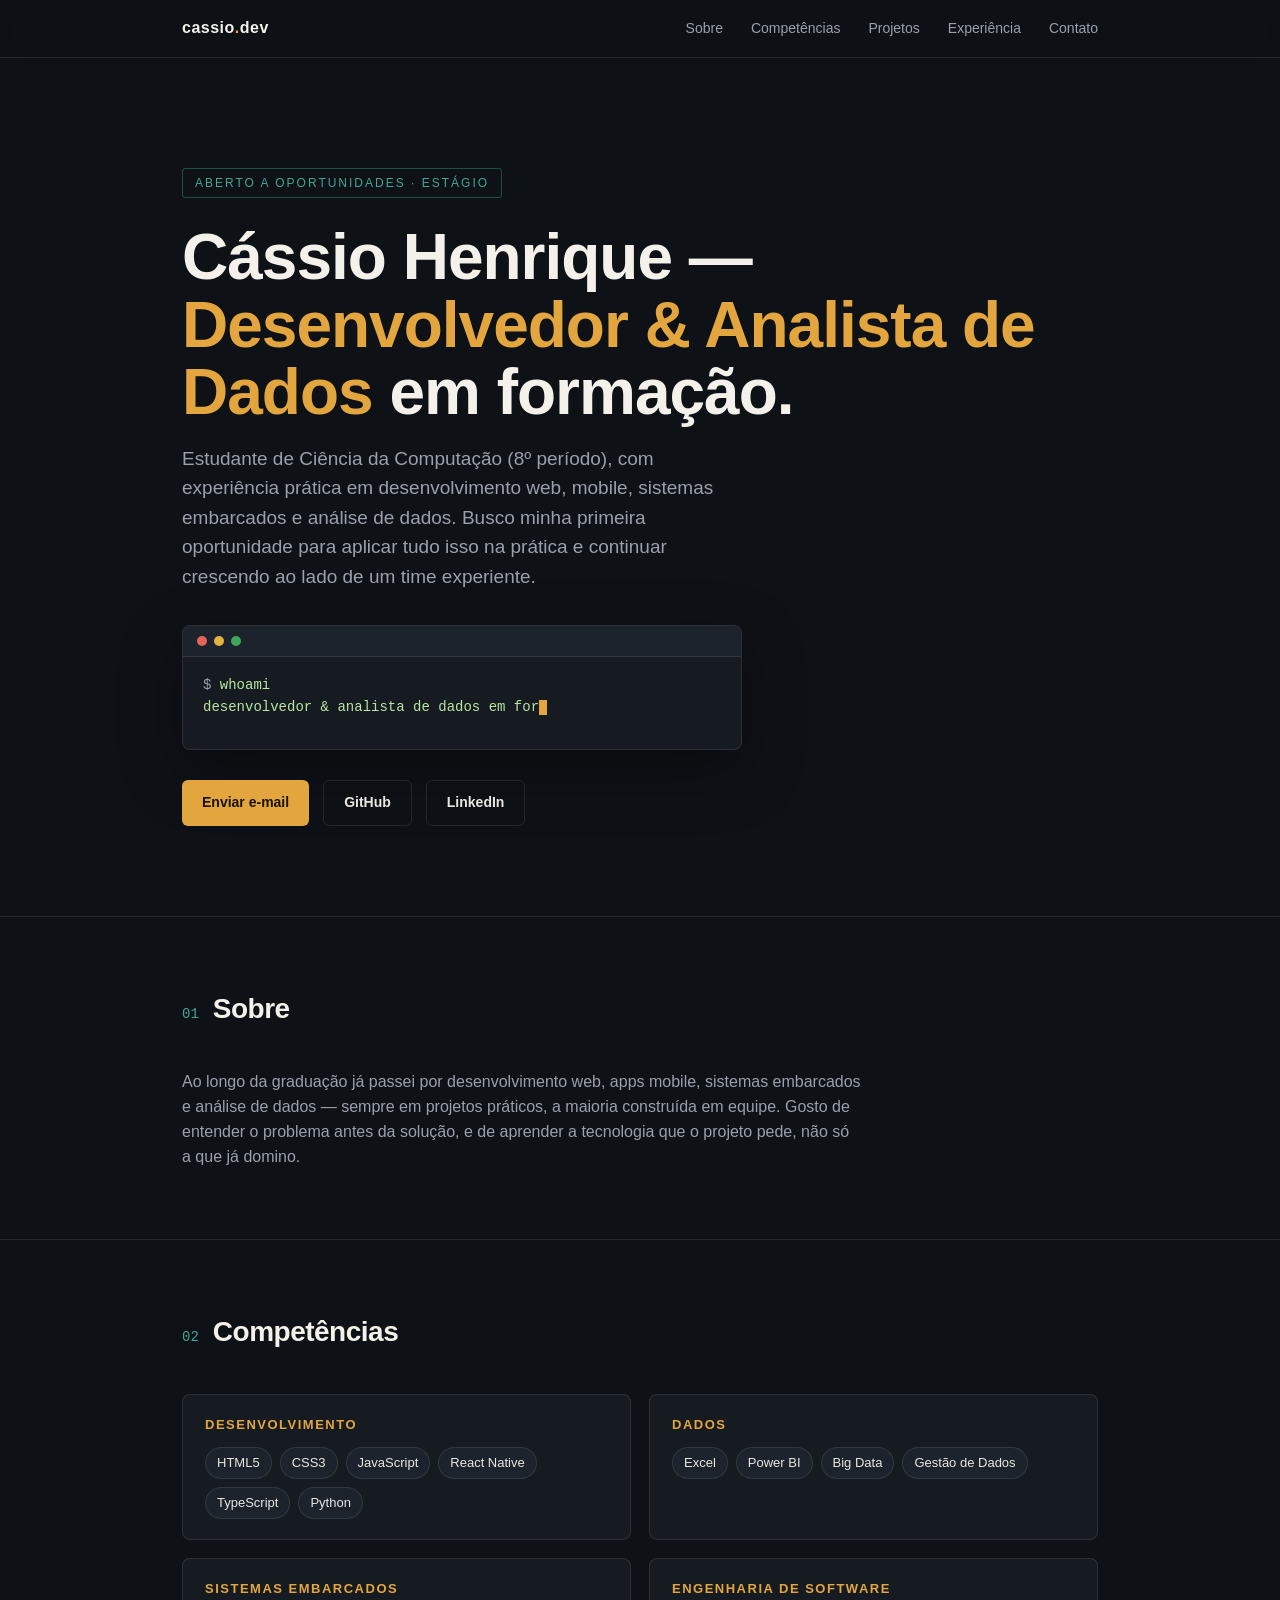
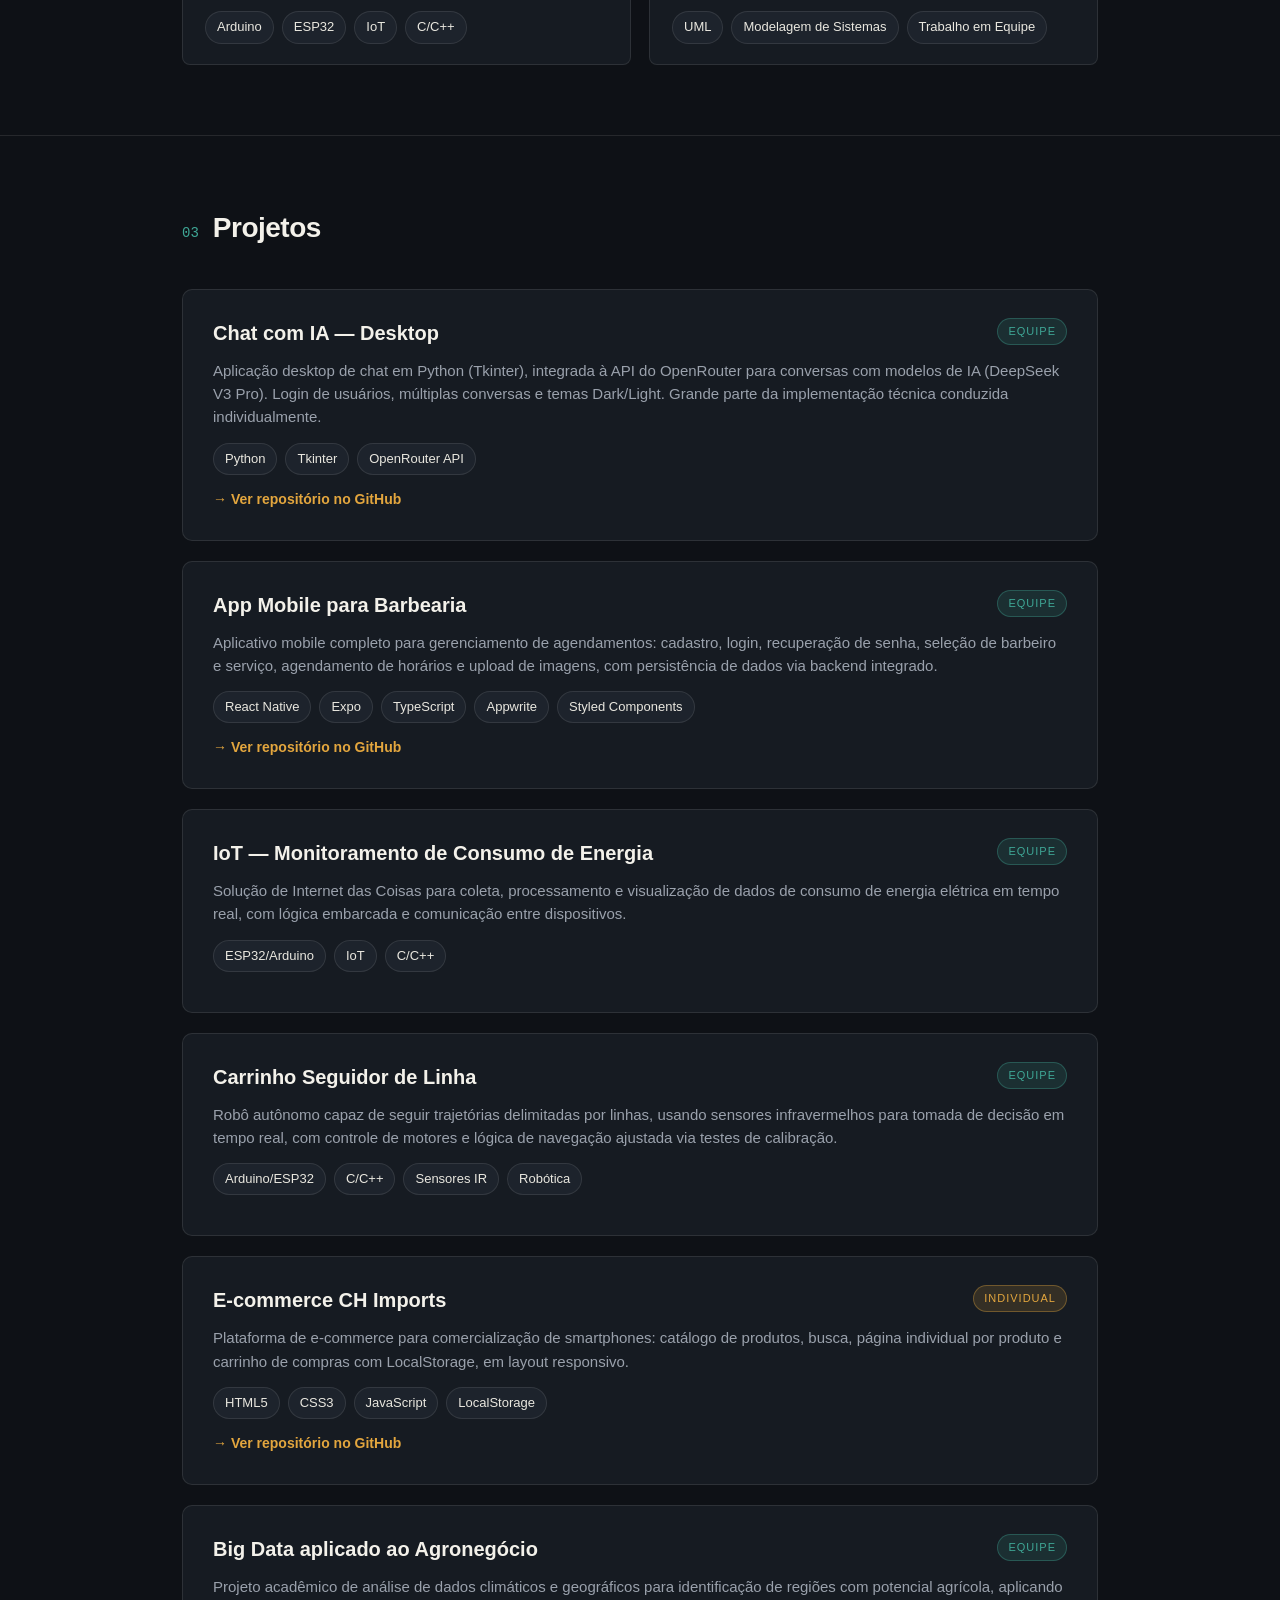
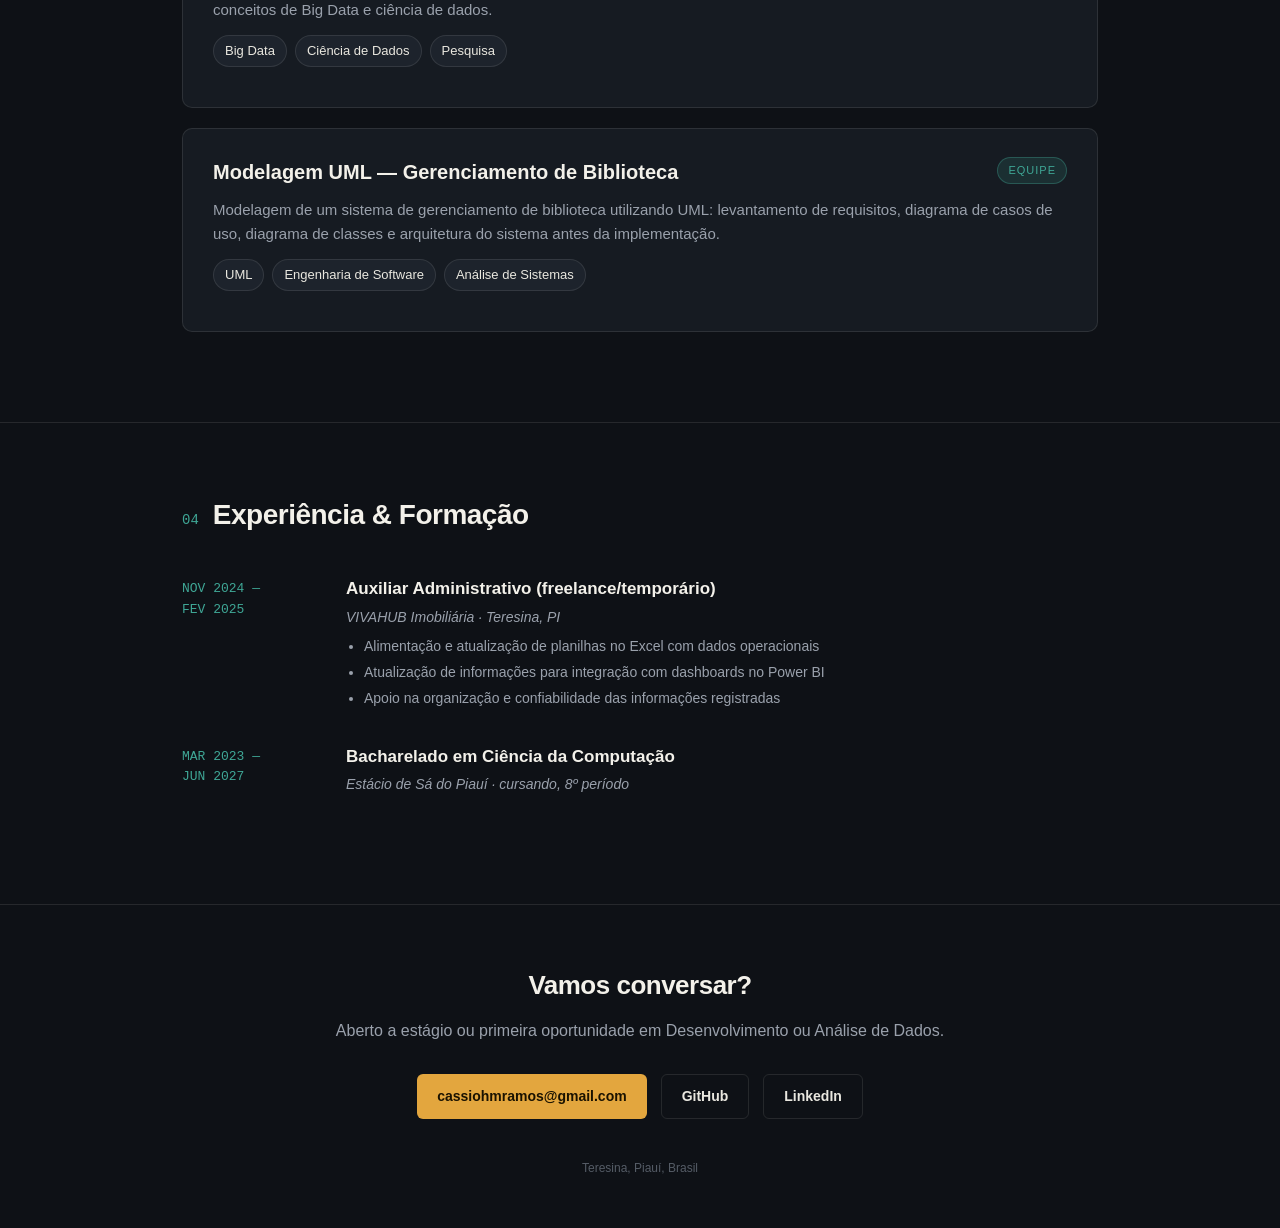
<file: index.html>
<!DOCTYPE html>
<html lang="pt-BR">
<head>
<meta charset="UTF-8">
<meta name="viewport" content="width=device-width, initial-scale=1.0">
<title>Cássio Henrique — Portfólio</title>
<link rel="stylesheet" href="style.css">
</head>
<body>

<nav>
  <div class="wrap">
    <div class="logo">cassio<span>.</span>dev</div>
    <button class="nav-toggle" id="navToggle" aria-label="Abrir menu" aria-expanded="false">☰</button>
    <ul id="navMenu">
      <li><a href="#sobre">Sobre</a></li>
      <li><a href="#skills">Competências</a></li>
      <li><a href="#projetos">Projetos</a></li>
      <li><a href="#experiencia">Experiência</a></li>
      <li><a href="#contato">Contato</a></li>
    </ul>
  </div>
</nav>

<header class="hero">
  <div class="wrap">
    <span class="eyebrow">Aberto a oportunidades · Estágio</span>
    <h1 class="title">Cássio Henrique — <span class="accent">Desenvolvedor & Analista de Dados</span> em formação.</h1>
    <p class="subtitle">Estudante de Ciência da Computação (8º período), com experiência prática em desenvolvimento web, mobile, sistemas embarcados e análise de dados. Busco minha primeira oportunidade para aplicar tudo isso na prática e continuar crescendo ao lado de um time experiente.</p>

    <div class="terminal">
      <div class="terminal-bar"><span class="dot r"></span><span class="dot y"></span><span class="dot g"></span></div>
      <div class="terminal-body mono" id="termBody">
        <span class="prompt">$</span> whoami<br>
        <span id="typed"></span><span class="caret"></span>
      </div>
    </div>

    <div class="hero-links">
      <a class="btn btn-primary" href="mailto:cassiohmramos@gmail.com">Enviar e-mail</a>
      <a class="btn btn-ghost" href="https://github.com/cassiohmonteiro" target="_blank" rel="noopener">GitHub</a>
      <a class="btn btn-ghost" href="https://www.linkedin.com/in/c%C3%A1ssio-henrique/" target="_blank" rel="noopener">LinkedIn</a>
    </div>
  </div>
</header>

<section id="sobre">
  <div class="wrap">
    <div class="sec-head"><span class="sec-num">01</span><span class="sec-title">Sobre</span></div>
    <p class="lead reveal">
      Ao longo da graduação já passei por desenvolvimento web, apps mobile, sistemas embarcados e análise de dados —
      sempre em projetos práticos, a maioria construída em equipe. Gosto de entender o problema antes da solução,
      e de aprender a tecnologia que o projeto pede, não só a que já domino.
    </p>
  </div>
</section>

<section id="skills">
  <div class="wrap">
    <div class="sec-head"><span class="sec-num">02</span><span class="sec-title">Competências</span></div>
    <div class="skill-grid">
      <div class="skill-group reveal">
        <h4>Desenvolvimento</h4>
        <div class="tags">
          <span class="tag">HTML5</span><span class="tag">CSS3</span><span class="tag">JavaScript</span>
          <span class="tag">React Native</span><span class="tag">TypeScript</span><span class="tag">Python</span>
        </div>
      </div>
      <div class="skill-group reveal">
        <h4>Dados</h4>
        <div class="tags">
          <span class="tag">Excel</span><span class="tag">Power BI</span><span class="tag">Big Data</span><span class="tag">Gestão de Dados</span>
        </div>
      </div>
      <div class="skill-group reveal">
        <h4>Sistemas Embarcados</h4>
        <div class="tags">
          <span class="tag">Arduino</span><span class="tag">ESP32</span><span class="tag">IoT</span><span class="tag">C/C++</span>
        </div>
      </div>
      <div class="skill-group reveal">
        <h4>Engenharia de Software</h4>
        <div class="tags">
          <span class="tag">UML</span><span class="tag">Modelagem de Sistemas</span><span class="tag">Trabalho em Equipe</span>
        </div>
      </div>
    </div>
  </div>
</section>

<section id="projetos">
  <div class="wrap">
    <div class="sec-head"><span class="sec-num">03</span><span class="sec-title">Projetos</span></div>

    <div class="project reveal">
      <div class="project-top"><h3>Chat com IA — Desktop</h3><span class="badge team">Equipe</span></div>
      <p>Aplicação desktop de chat em Python (Tkinter), integrada à API do OpenRouter para conversas com modelos de IA (DeepSeek V3 Pro). Login de usuários, múltiplas conversas e temas Dark/Light. Grande parte da implementação técnica conduzida individualmente.</p>
      <div class="tags"><span class="tag">Python</span><span class="tag">Tkinter</span><span class="tag">OpenRouter API</span></div>
      <a class="repo" href="https://github.com/cassiohmonteiro/Chat_IA" target="_blank" rel="noopener">→ Ver repositório no GitHub</a>
    </div>

    <div class="project reveal">
      <div class="project-top"><h3>App Mobile para Barbearia</h3><span class="badge team">Equipe</span></div>
      <p>Aplicativo mobile completo para gerenciamento de agendamentos: cadastro, login, recuperação de senha, seleção de barbeiro e serviço, agendamento de horários e upload de imagens, com persistência de dados via backend integrado.</p>
      <div class="tags"><span class="tag">React Native</span><span class="tag">Expo</span><span class="tag">TypeScript</span><span class="tag">Appwrite</span><span class="tag">Styled Components</span></div>
      <a class="repo" href="https://github.com/cassiohmonteiro/Barber-App" target="_blank" rel="noopener">→ Ver repositório no GitHub</a>
    </div>

    <div class="project reveal">
      <div class="project-top"><h3>IoT — Monitoramento de Consumo de Energia</h3><span class="badge team">Equipe</span></div>
      <p>Solução de Internet das Coisas para coleta, processamento e visualização de dados de consumo de energia elétrica em tempo real, com lógica embarcada e comunicação entre dispositivos.</p>
      <div class="tags"><span class="tag">ESP32/Arduino</span><span class="tag">IoT</span><span class="tag">C/C++</span></div>
    </div>

    <div class="project reveal">
      <div class="project-top"><h3>Carrinho Seguidor de Linha</h3><span class="badge team">Equipe</span></div>
      <p>Robô autônomo capaz de seguir trajetórias delimitadas por linhas, usando sensores infravermelhos para tomada de decisão em tempo real, com controle de motores e lógica de navegação ajustada via testes de calibração.</p>
      <div class="tags"><span class="tag">Arduino/ESP32</span><span class="tag">C/C++</span><span class="tag">Sensores IR</span><span class="tag">Robótica</span></div>
    </div>

    <div class="project reveal">
      <div class="project-top"><h3>E-commerce CH Imports</h3><span class="badge solo">Individual</span></div>
      <p>Plataforma de e-commerce para comercialização de smartphones: catálogo de produtos, busca, página individual por produto e carrinho de compras com LocalStorage, em layout responsivo.</p>
      <div class="tags"><span class="tag">HTML5</span><span class="tag">CSS3</span><span class="tag">JavaScript</span><span class="tag">LocalStorage</span></div>
      <a class="repo" href="https://github.com/cassiohmonteiro/Loja_Online" target="_blank" rel="noopener">→ Ver repositório no GitHub</a>
    </div>

    <div class="project reveal">
      <div class="project-top"><h3>Big Data aplicado ao Agronegócio</h3><span class="badge team">Equipe</span></div>
      <p>Projeto acadêmico de análise de dados climáticos e geográficos para identificação de regiões com potencial agrícola, aplicando conceitos de Big Data e ciência de dados.</p>
      <div class="tags"><span class="tag">Big Data</span><span class="tag">Ciência de Dados</span><span class="tag">Pesquisa</span></div>
    </div>

    <div class="project reveal">
      <div class="project-top"><h3>Modelagem UML — Gerenciamento de Biblioteca</h3><span class="badge team">Equipe</span></div>
      <p>Modelagem de um sistema de gerenciamento de biblioteca utilizando UML: levantamento de requisitos, diagrama de casos de uso, diagrama de classes e arquitetura do sistema antes da implementação.</p>
      <div class="tags"><span class="tag">UML</span><span class="tag">Engenharia de Software</span><span class="tag">Análise de Sistemas</span></div>
    </div>

  </div>
</section>

<section id="experiencia">
  <div class="wrap">
    <div class="sec-head"><span class="sec-num">04</span><span class="sec-title">Experiência & Formação</span></div>

    <div class="timeline-item reveal">
      <div class="timeline-date">NOV 2024 —<br>FEV 2025</div>
      <div class="timeline-content">
        <h4>Auxiliar Administrativo (freelance/temporário)</h4>
        <div class="place">VIVAHUB Imobiliária · Teresina, PI</div>
        <ul>
          <li>Alimentação e atualização de planilhas no Excel com dados operacionais</li>
          <li>Atualização de informações para integração com dashboards no Power BI</li>
          <li>Apoio na organização e confiabilidade das informações registradas</li>
        </ul>
      </div>
    </div>

    <div class="timeline-item reveal">
      <div class="timeline-date">MAR 2023 —<br>JUN 2027</div>
      <div class="timeline-content">
        <h4>Bacharelado em Ciência da Computação</h4>
        <div class="place">Estácio de Sá do Piauí · cursando, 8º período</div>
      </div>
    </div>
  </div>
</section>

<footer id="contato">
  <div class="wrap">
    <div class="sec-title">Vamos conversar?</div>
    <p>Aberto a estágio ou primeira oportunidade em Desenvolvimento ou Análise de Dados.</p>
    <div class="hero-links">
      <a class="btn btn-primary" href="mailto:cassiohmramos@gmail.com">cassiohmramos@gmail.com</a>
      <a class="btn btn-ghost" href="https://github.com/cassiohmonteiro" target="_blank" rel="noopener">GitHub</a>
      <a class="btn btn-ghost" href="https://www.linkedin.com/in/c%C3%A1ssio-henrique/" target="_blank" rel="noopener">LinkedIn</a>
    </div>
    <div class="fine">Teresina, Piauí, Brasil</div>
  </div>
</footer>

<script>
  // mobile nav toggle
  const navToggle = document.getElementById('navToggle');
  const navMenu = document.getElementById('navMenu');
  navToggle.addEventListener('click', ()=>{
    const isOpen = navMenu.classList.toggle('open');
    navToggle.setAttribute('aria-expanded', isOpen ? 'true' : 'false');
    navToggle.textContent = isOpen ? '✕' : '☰';
  });
  navMenu.querySelectorAll('a').forEach(a=>{
    a.addEventListener('click', ()=>{
      navMenu.classList.remove('open');
      navToggle.setAttribute('aria-expanded','false');
      navToggle.textContent = '☰';
    });
  });

  // typing effect
  const phrase = "desenvolvedor & analista de dados em formação";
  const el = document.getElementById('typed');
  let i = 0;
  function type(){
    if(i <= phrase.length){
      el.textContent = phrase.slice(0, i);
      i++;
      setTimeout(type, 45);
    }
  }
  type();

  // reveal on scroll
  const items = document.querySelectorAll('.reveal');
  const io = new IntersectionObserver((entries)=>{
    entries.forEach(e=>{ if(e.isIntersecting){ e.target.classList.add('in'); io.unobserve(e.target); } });
  }, { threshold: 0.15 });
  items.forEach(it=>io.observe(it));
</script>

</body>
</html>
</file>
<file: style.css>
:root{
    --ink:#0E1116;
    --panel:#161B22;
    --panel-2:#1D232C;
    --paper:#F3F1EA;
    --amber:#E3A63E;
    --teal:#3FA796;
    --line: rgba(243,241,234,0.10);
    --text: #E9E7DF;
    --muted: #9AA1AC;
  }
  *{box-sizing:border-box; 
    margin:0; padding:0;}
  html{scroll-behavior:smooth;}
  body{
    background:var(--ink);
    color:var(--text);
    font-family: "Segoe UI", -apple-system, BlinkMacSystemFont, "Helvetica Neue", Arial, sans-serif;
    line-height:1.55;
  }
  .mono{ font-family: "SFMono-Regular", Consolas, "Liberation Mono", Menlo, monospace; }

  .wrap{ max-width: 980px; 
    margin:0 auto; 
    padding: 0 32px; }

  /* NAV */
  nav{
    position: sticky; 
    top:0; 
    z-index: 50;
    background: rgba(14,17,22,0.85);
    backdrop-filter: blur(8px);
    border-bottom: 1px solid var(--line);
  }
  nav .wrap{ display:flex; 
    align-items:center; 
    justify-content:space-between; 
    padding: 16px 32px; }
  .logo{ font-weight:700; 
    letter-spacing:0.5px; 
    color:var(--paper); }
  .logo span{ color:var(--amber); }
  nav ul{ list-style:none; 
    display:flex; gap: 28px; }
  nav a{ color: var(--muted); 
    text-decoration:none; 
    font-size: 14px; 
    transition: color .2s; }
  nav a:hover{ color: var(--amber); }

  .nav-toggle{ display:none; 
    background:none; 
    border:1px solid var(--line); 
    border-radius:6px; 
    width:38px; 
    height:38px; 
    color: var(--paper); 
    font-size:18px; 
    cursor:pointer; 
    align-items:center; 
    justify-content:center; }
  .nav-toggle:focus-visible{ outline: 2px solid var(--amber); }

  /* HERO */
  header.hero{ padding: 110px 0 90px; 
    position:relative; overflow:hidden; }
  .eyebrow{
    display:inline-block; 
    font-size:12px; 
    letter-spacing:2px; 
    text-transform:uppercase;
    color: var(--teal); 
    border:1px solid rgba(63,167,150,0.4); 
    padding: 5px 12px; 
    border-radius: 3px;
    margin-bottom: 26px;
  }
  h1.title{
    font-size: clamp(38px, 6vw, 64px);
    font-weight: 800;
    color: var(--paper);
    letter-spacing: -1px;
    line-height: 1.05;
    margin-bottom: 18px;
  }
  h1.title .accent{ color: var(--amber); }
  .subtitle{ font-size: 19px; 
    color: var(--muted); 
    max-width: 560px; 
    margin-bottom: 34px; }

  .terminal{
    background: var(--panel);
    border:1px solid var(--line);
    border-radius: 8px;
    max-width: 560px;
    box-shadow: 0 20px 60px rgba(0,0,0,0.35);
    overflow:hidden;
  }
  .terminal-bar{
    display:flex; 
    gap:7px; 
    padding: 10px 14px; 
    background: var(--panel-2); 
    border-bottom: 1px solid var(--line);
  }
  .dot{ width:10px; 
    height:10px; 
    border-radius:50%; }
  .dot.r{background:#E5645A;} .dot.y{background:#E3B341;} .dot.g{background:#3FA65A;}
  .terminal-body{ padding: 18px 20px; 
    font-size: 14px; 
    color:#B9E6A0; 
    min-height: 92px; }
  .terminal-body .prompt{ color: var(--muted); }
  .caret{ display:inline-block;
     width:8px; 
     height:15px; 
     background: 
     var(--amber); 
     vertical-align:text-bottom; 
     animation: blink 1s step-start infinite; }
  @keyframes blink{ 50%{ opacity:0; } }

  .hero-links{ display:flex; 
    gap:14px; 
    margin-top: 30px; 
    flex-wrap:wrap; }
  .btn{
    display:inline-flex; 
    align-items:center; 
    gap:8px;
    padding: 11px 20px; 
    border-radius: 6px; 
    font-size: 14px; 
    font-weight:600; 
    text-decoration:none;
    transition: transform .15s ease, background .2s;
  }
  .btn-primary{ background: var(--amber); color:#1A1200; }
  .btn-primary:hover{ transform: translateY(-2px); }
  .btn-ghost{ border:1px solid var(--line); color: var(--text); }
  .btn-ghost:hover{ border-color: var(--amber); color: var(--amber); }

  /* SECTION HEADERS */
  section{ padding: 70px 0; 
    border-top: 1px solid var(--line); }
  .sec-head{ display:flex; 
    align-items:baseline; 
    gap: 14px; 
    margin-bottom: 40px; }
  .sec-num{ font-family: monospace; 
    color: var(--teal); 
    font-size: 14px; }
  .sec-title{ font-size: 28px; 
    font-weight:800; 
    color: var(--paper); 
    letter-spacing:-0.5px; }

  p.lead{ color: var(--muted); 
    max-width: 680px; 
    font-size:16px;}

  /* SKILLS */
  .skill-grid{ display:grid; 
    grid-template-columns: repeat(2, 1fr); 
    gap: 18px; }
  .skill-group{ background: var(--panel); 
    border:1px solid var(--line); 
    border-radius:8px; 
    padding: 20px 22px; }
  .skill-group h4{ font-size:13px; 
    text-transform:uppercase; 
    letter-spacing:1.5px; 
    color: var(--amber);
     margin-bottom: 12px; }
  .tags{ display:flex; 
    flex-wrap:wrap; 
    gap:8px; }
  .tag{ font-size:13px; 
    padding: 5px 11px; 
    border-radius: 20px; 
    background: var(--panel-2); 
    color: var(--text); 
    border:1px solid var(--line); }

  /* PROJECTS */
  .project{
    background: var(--panel);
    border: 1px solid var(--line);
    border-radius: 10px;
    padding: 28px 30px;
    margin-bottom: 20px;
    transition: border-color .2s, transform .2s;
  }
  .project:hover{ border-color: rgba(227,166,62,0.5); 
    transform: translateY(-3px); }
  .project-top{ display:flex; 
    justify-content:space-between; 
    align-items:flex-start; 
    gap: 16px; 
    margin-bottom: 10px; 
    flex-wrap:wrap;}
  .project h3{ font-size: 20px; 
    color: var(--paper); 
    font-weight:700; }
  .badge{ font-size: 11px; 
    text-transform:uppercase; 
    letter-spacing:1px; 
    padding:4px 10px; 
    border-radius:20px; 
    white-space:nowrap; }
  .badge.team{ background: rgba(63,167,150,0.15); 
    color: var(--teal); 
    border:1px solid rgba(63,167,150,0.35);}
  .badge.solo{ background: rgba(227,166,62,0.15); 
    color: var(--amber); 
    border:1px solid rgba(227,166,62,0.35);}
  .project p{ color: var(--muted); 
    font-size: 15px; 
    margin-bottom: 14px; }
  .project .tags{ margin-bottom: 12px; }
  .project a.repo{ font-size: 14px; 
    color: var(--amber); 
    text-decoration:none; 
    font-weight:600; }
  .project a.repo:hover{ text-decoration:underline; }

  /* EXPERIENCE / EDUCATION */
  .timeline-item{ display:grid; 
    grid-template-columns: 140px 1fr; 
    gap: 24px; margin-bottom: 30px; }
  .timeline-date{ color: var(--teal); 
    font-size: 13px; 
    font-family: monospace; 
    padding-top:3px; }
  .timeline-content h4{ color: var(--paper); 
    font-size: 17px; 
    margin-bottom: 4px; }
  .timeline-content .place{ color: var(--muted); 
    font-size: 14px; 
    margin-bottom: 8px; 
    font-style:italic; }
  .timeline-content ul{ padding-left: 18px; 
    color: var(--muted); 
    font-size: 14px; }
  .timeline-content li{ margin-bottom: 4px; }

  footer{ padding: 60px 0 50px; 
    text-align:center; 
    border-top: 1px solid var(--line); }
  footer .sec-title{ font-size: 26px; 
    margin-bottom: 14px; }
  footer p{ color: var(--muted); 
    margin-bottom: 24px; }
  footer .hero-links{ justify-content:center; }
  .fine{ margin-top: 40px; 
    font-size: 12px; color: #555c66; }

  @media (max-width: 640px){
    .wrap{ padding: 0 20px; }
    nav .wrap{ padding: 14px 20px; 
      flex-wrap: wrap; }
    .nav-toggle{ display:flex; }
    nav ul{
      display:none; 
      flex-direction:column; 
      gap: 4px; width:100%;
      padding-top: 14px; 
      margin-top: 12px; 
      border-top: 1px solid var(--line);
    }
    nav ul.open{ display:flex; }
    nav ul li{ width:100%; }
    nav a{ display:block; 
      padding: 8px 2px; 
      font-size: 15px; }

    header.hero{ padding: 60px 0 60px; }
    .terminal{ max-width: 100%; }
    .hero-links{ flex-direction:column; }
    .hero-links .btn{ justify-content:center; }

    .skill-grid{ grid-template-columns: 1fr; }
    .timeline-item{ grid-template-columns: 1fr; gap:6px; }
    .project-top{ flex-direction: column; align-items:flex-start; gap:8px; }
    section{ padding: 50px 0; }
  }

  .reveal{ opacity:0; 
    transform: translateY(16px); 
    transition: opacity .6s ease, transform .6s ease; }
  .reveal.in{ opacity:1; 
    transform:none; }
</file>
